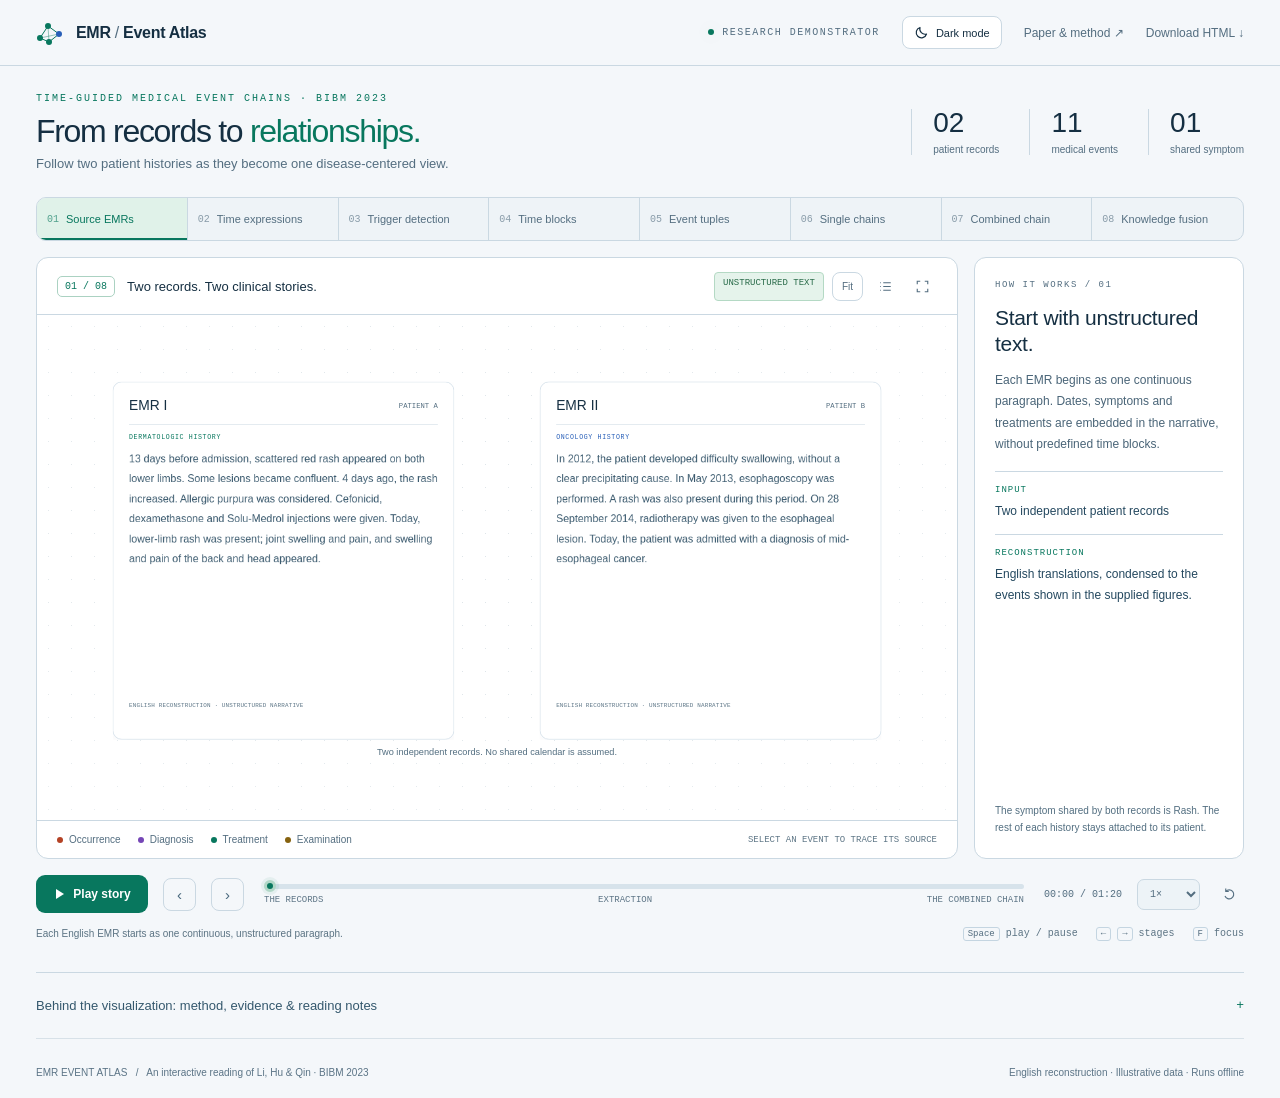
<file: web/reference/emr-event-atlas.html>
<!DOCTYPE html>
<html lang="en" data-theme="light">
<head>
<meta charset="UTF-8">
<meta name="viewport" content="width=device-width,initial-scale=1">
<meta name="description" content="Explore how two electronic medical records become a time-guided combined medical event chain. An interactive reconstruction of the BIBM 2023 paper.">
<meta name="theme-color" content="#f4f7fa">
<title>EMR Event Atlas | From records to relationships</title>
<style>
:root{color-scheme:dark;--bg:var(--paint-0b1218);--panel:var(--paint-101b24);--line:var(--paint-23333e);--text:var(--paint-edf4f5);--muted:var(--paint-8fa5b3);--teal:var(--paint-74e2c3);--blue:var(--paint-8bbcff);--coral:var(--paint-ffa48c);--violet:var(--paint-c2a6f9);--gold:var(--paint-efd593);--mono:Consolas,"SFMono-Regular",monospace;--sans:"Segoe UI",Arial,sans-serif}
*{box-sizing:border-box}body{margin:0;background:var(--bg);color:var(--text);font-family:var(--sans);font-size:14px}button,a,input,select{-webkit-tap-highlight-color:transparent}button,select{font:inherit}button{cursor:pointer}button:focus-visible,a:focus-visible,select:focus-visible,input:focus-visible{outline:2px solid var(--teal);outline-offset:5px}button{color:inherit;background:transparent;border:1px solid var(--line);border-radius:8px}button:hover{background:var(--paint-1d303c)}a{color:var(--teal);text-underline-offset:4px}::selection{background:var(--paint-3d786c);color:var(--paint-fff)}header{border-bottom:1px solid var(--line);height:66px;display:flex;align-items:center;justify-content:space-between;padding:0 36px}.brand{display:flex;align-items:center;gap:12px;font-size:16px;font-weight:650;letter-spacing:-.3px}.brand svg{width:28px;height:28px}.brand span em{font-style:normal;color:var(--muted);font-weight:400}.toplinks{display:flex;gap:22px;align-items:center;font-size:12px}.toplinks button{border:0;color:var(--muted);padding:7px 0}.edition{color:var(--muted);font-family:var(--mono);font-size:10px;letter-spacing:1.5px}.statusdot{display:inline-block;width:6px;height:6px;background:var(--teal);border-radius:50%;margin-right:8px;box-shadow:0 0 15px var(--paint-74e2c344)}.app{max-width:1850px;margin:auto;padding:27px 36px 20px}.hero{display:flex;justify-content:space-between;align-items:center;margin-bottom:26px;gap:20px}.eyebrow{font-family:var(--mono);font-size:10px;letter-spacing:2px;color:var(--teal);text-transform:uppercase;margin:0 0 10px}.hero h1{font-size:clamp(26px,2.5vw,40px);letter-spacing:-1.3px;font-weight:450;margin:0 0 7px;line-height:1.1}.hero h1 span{color:var(--teal)}.hero p{margin:0;color:var(--muted);font-size:13px}.metrics{display:flex;gap:30px;flex-shrink:0}.metric{border-left:1px solid var(--line);padding-left:21px}.metric b{font-size:28px;font-weight:450;line-height:1}.metric small{display:block;font-size:10px;color:var(--muted);margin-top:7px}.chapters{display:grid;grid-template-columns:repeat(8,1fr);border:1px solid var(--line);border-radius:10px;overflow:hidden;margin-bottom:16px;background:var(--paint-0f1921)}.chapter{position:relative;border:0;border-right:1px solid var(--line);border-radius:0;display:flex;align-items:center;gap:7px;padding:15px 10px;text-align:left;color:var(--muted);font-size:11px;white-space:nowrap}.chapter:last-child{border-right:0}.chapter .num{font-family:var(--mono);font-size:10px;opacity:.65}.chapter.active{color:var(--teal);background:var(--paint-142b2b)}.chapter:after{content:"";position:absolute;bottom:0;left:0;height:2px;background:var(--teal);width:0;transition:width .4s}.chapter.active:after{width:100%}.chapter.past .num{color:var(--teal);opacity:1}.workspace{display:grid;grid-template-columns:minmax(0,1fr) 270px;gap:16px}.canvaspanel{background:var(--paint-0e1921);border:1px solid var(--line);border-radius:12px;overflow:hidden;min-width:0}.canvashead{height:57px;padding:0 20px;display:flex;align-items:center;justify-content:space-between;border-bottom:1px solid var(--line);gap:12px}.stagecaption{display:flex;align-items:center;gap:12px}.stagebadge{color:var(--teal);font-family:var(--mono);font-size:10px;border:1px solid var(--paint-30574e);border-radius:5px;padding:4px 7px}.stagecaption strong{font-size:13px;font-weight:500}.canvasactions{display:flex;gap:8px}.iconbtn{width:29px;height:29px;display:grid;place-items:center;border-color:transparent}.iconbtn svg{width:15px;height:15px;stroke:var(--muted);fill:none;stroke-width:1.5}.scene-scroll{overflow:auto;scrollbar-color:var(--paint-334750) var(--paint-101b24)}.scene{position:relative;height:505px;min-width:850px;background-image:radial-gradient(var(--paint-2d424b66) .7px,transparent .7px);background-size:23px 23px}.scene.fit{min-width:0!important;height:auto!important;aspect-ratio:1400/650}.canvasfit{font-size:10px;padding:4px 9px;color:var(--muted);height:29px}.scene:before{content:"";position:absolute;inset:0;pointer-events:none;background:radial-gradient(ellipse at 45% 45%,transparent 30%,var(--paint-0e192166))}#atlas{width:100%;height:100%;display:block;position:relative}svg text{font-family:var(--sans)}.record{background:var(--paint-121f29);border:1px solid var(--paint-30434f);border-radius:14px;padding:24px;height:100%;box-shadow:0 12px 36px var(--paint-0002)}.record .rhead{display:flex;justify-content:space-between;align-items:center;border-bottom:1px solid var(--paint-2a3b47);padding-bottom:16px;margin-bottom:14px}.record .rhead b{font-size:21px;font-weight:500}.record .rhead span{font:11px var(--mono);color:var(--muted)}.record .rsub{font:10px var(--mono);color:var(--teal);letter-spacing:1px}.record.patientB .rsub{color:var(--blue)}.block{font-size:16px;line-height:1.7;color:var(--paint-b7c7ce);padding:10px 12px;margin:7px -12px;border:1px solid transparent;border-radius:7px;transition:background .5s,border-color .5s}.block .time{font-weight:600;color:var(--paint-d8e7eb);border-radius:3px;transition:color .4s,background .4s}.timeview .block{background:var(--paint-172b31);border-color:var(--paint-31564f)}.timeview .patientB .block{background:var(--paint-172835);border-color:var(--paint-304b6a)}.timeview .time{background:var(--paint-79e5c322);color:var(--teal);padding:2px 3px}.timeview .patientB .time{color:var(--blue);background:var(--paint-8bbcff22)}.block .key{color:var(--paint-e1b6ab)}.rfoot{font:10px var(--mono);color:var(--paint-6e8796);margin-top:12px}.svg-note{font-size:14px;fill:var(--paint-7f99a7)}.label{font-family:var(--mono);font-size:12px;letter-spacing:1.6px;fill:var(--paint-91aab6)}.event{cursor:pointer;outline:0}.event .card{fill:var(--paint-152632);stroke:var(--paint-344d5b);stroke-width:1.2;transition:stroke .2s,fill .2s}.event:hover .card,.event:focus-visible .card{fill:var(--paint-1e3642);stroke:var(--paint-9ac6ca);stroke-width:2}.event.selected .card{stroke:var(--paint-f0d193);stroke-width:2.2;fill:var(--paint-25342f)}.event .id{font-family:var(--mono);font-size:10px;fill:var(--paint-7895a6)}.event .etime{font-family:var(--mono);font-size:11px;fill:var(--paint-9eb3bf)}.event .title{font-size:15px;font-weight:550;fill:var(--paint-e6eff2)}.event .sub{font-size:13px;fill:var(--paint-a1bac7)}.event .tag{font-family:var(--sans);font-size:14px;font-weight:700;letter-spacing:.35px;pointer-events:none}.edge{fill:none;stroke-width:1.8;stroke-linecap:round}.linkpulse{fill:var(--paint-b0f1db)}.legend{display:flex;align-items:center;flex-wrap:wrap;gap:17px;font-size:10px;color:var(--muted);padding:12px 20px;border-top:1px solid var(--line);min-height:38px}.legend span{display:flex;align-items:center;gap:6px}.legend i{width:6px;height:6px;border-radius:50%;background:var(--c)}.legend .last{margin-left:auto;color:var(--paint-667f8f);font-family:var(--mono);font-size:9px}.inspector{background:var(--paint-101b24);border:1px solid var(--line);border-radius:12px;padding:22px 20px;min-height:600px;display:flex;flex-direction:column}.inspector .labeltext{font:9px var(--mono);letter-spacing:1.5px;color:var(--muted);margin-bottom:15px}.inspector h2{font-size:21px;font-weight:500;line-height:1.25;letter-spacing:-.3px;margin:0 0 12px}.inspector p{font-size:12px;line-height:1.8;color:var(--paint-a3b7c3);margin:0 0 15px}.rule{padding:13px 0;border-top:1px solid var(--line)}.rule small{font:9px var(--mono);color:var(--teal);display:block;letter-spacing:1px;margin-bottom:6px}.rule span{display:block;font-size:12px;line-height:1.7;color:var(--paint-d2e0e6)}.inspector .subtle{color:var(--paint-718c9c);font-size:10px;line-height:1.7;margin-top:auto;padding-top:16px}.eventfields{margin:6px 0 18px}.field{padding:8px 0;border-bottom:1px solid var(--line)}.field dt{font:9px var(--mono);letter-spacing:1px;color:var(--muted);margin-bottom:6px}.field dd{margin:0;font-size:12px;line-height:1.55}.evidence{padding:12px;border-left:2px solid var(--gold);background:var(--paint-1c292b);font-size:11px;line-height:1.8;color:var(--paint-d0d9d4)}.tinybtn{font-size:10px;color:var(--muted);padding:6px 9px;margin:12px 0 4px;align-self:flex-start}.transport{padding:16px 0 10px;display:flex;align-items:center;gap:15px}.play{border:0;background:var(--teal);color:var(--paint-0b2724);border-radius:9px;min-width:112px;padding:12px 16px;font-size:12px;font-weight:650;display:flex;align-items:center;justify-content:center;gap:8px}.play:hover{background:var(--paint-9aefd8)}.play svg{width:12px;height:12px;fill:currentColor}.stepbtn{width:33px;height:33px;font-size:15px;color:var(--paint-b4c8d2)}.trackwrap{flex:1;position:relative;margin:0 5px}.tracklabels{display:flex;justify-content:space-between;font:9px var(--mono);color:var(--paint-6c8797);margin-top:6px}.track{width:100%;height:5px;border-radius:8px;appearance:none;background:linear-gradient(to right,var(--teal) var(--progress,0%),var(--paint-263945) var(--progress,0%));cursor:pointer;display:block;margin:0}.track::-webkit-slider-thumb{appearance:none;width:12px;height:12px;border-radius:50%;background:var(--paint-c1f7e5);border:3px solid var(--paint-315f56);box-shadow:0 0 0 3px var(--paint-74e2c311)}.track::-moz-range-thumb{width:10px;height:10px;border-radius:50%;background:var(--teal);border:2px solid var(--paint-315f56)}.clock{font:10px var(--mono);color:var(--muted);white-space:nowrap}select{background:var(--paint-111f28);border:1px solid var(--line);padding:8px;border-radius:7px;color:var(--muted);font:10px var(--mono)}.bottomline{font-size:10px;color:var(--paint-698493);display:flex;justify-content:space-between;gap:15px;padding-top:5px}.bottomline .keys{font-family:var(--mono)}kbd{font:9px var(--mono);border:1px solid var(--paint-2b3f4c);padding:1px 4px;border-radius:3px;color:var(--paint-93acba)}.details{margin-top:33px;border-top:1px solid var(--line);padding:25px 0 10px}.details summary{font-size:13px;color:var(--paint-bad0d9);cursor:pointer;list-style:none;display:flex;justify-content:space-between}.details summary:after{content:"+";font-family:var(--mono);color:var(--teal)}.details[open] summary:after{content:"-"}.researchgrid{display:grid;grid-template-columns:1.15fr 1fr 1fr;gap:35px;margin-top:25px}.researchgrid h3{font-size:12px;color:var(--paint-dae8ec);font-weight:500}.researchgrid p,.researchgrid li{color:var(--paint-8fa7b5);font-size:12px;line-height:1.9}.researchgrid ol{padding-left:18px}.model{font:10px var(--mono);padding:12px;background:var(--paint-121f28);border:1px solid var(--line);border-radius:6px;line-height:2;color:var(--paint-a7cccd)}footer{font-size:10px;color:var(--paint-627d8c);display:flex;justify-content:space-between;padding-top:28px;margin-top:15px;border-top:1px solid var(--paint-1c2a34)}dialog{border:1px solid var(--paint-3a525f);border-radius:15px;background:var(--paint-111e28);color:var(--text);padding:30px;max-width:820px;width:90%;max-height:88vh;box-shadow:0 40px 160px var(--paint-000b)}dialog::backdrop{background:var(--paint-02080ddc);backdrop-filter:blur(8px)}dialog h2{font-size:24px;font-weight:450;margin:0 0 10px}dialog p,dialog li{color:var(--paint-adc0cc);font-size:13px;line-height:1.8}dialog h3{font-size:14px;font-weight:500;color:var(--teal);margin-top:25px}dialog .close{float:right;width:30px;height:30px;font-size:20px}dialog .citation{font-size:12px;color:var(--paint-7e9cab)}.event-list{display:grid;grid-template-columns:1fr 1fr;gap:5px 15px}.event-list button{text-align:left;font-size:11px;padding:9px 11px;line-height:1.5}.event-list button span{font:9px var(--mono);color:var(--teal);margin-right:5px}.toast{position:fixed;bottom:25px;left:50%;transform:translate(-50%,15px);padding:12px 20px;background:var(--paint-24463e);border:1px solid var(--paint-477f6e);border-radius:8px;color:var(--paint-d9f8ed);font-size:12px;opacity:0;pointer-events:none;transition:.25s;z-index:100}.toast.show{opacity:1;transform:translate(-50%,0)}.chip{font:9px var(--mono);border:1px solid var(--paint-284136);color:var(--paint-9bd2b4);background:var(--paint-13271e);padding:5px 8px;border-radius:4px}.sr-only{position:absolute;width:1px;height:1px;padding:0;overflow:hidden;clip:rect(0,0,0,0);white-space:nowrap;border:0}body.focused header,body.focused .hero,body.focused .details,body.focused footer,body.focused .bottomline{display:none}body.focused .app{padding-top:20px}body.focused .scene{height:calc(100vh - 250px);min-height:450px}
.record-content{position:relative;height:374px;margin-top:12px}.raw-narrative{margin:0;font-size:16px;line-height:1.9;color:var(--paint-b7c7ce);will-change:opacity,transform}.raw-narrative .time,.raw-narrative .key{font-weight:400;color:inherit;background:transparent;padding:0}.raw-narrative .time{border-radius:3px;transition:color .45s,background .45s}.timeview .raw-narrative .time{color:var(--teal);background:var(--paint-79e5c322);padding:0}.timeview .patientB .raw-narrative .time{color:var(--blue);background:var(--paint-8bbcff22)}.time-blocks{position:absolute;inset:0;pointer-events:none}.time-blocks .block{opacity:0;will-change:transform,opacity}.record .rfoot{font-size:9px;letter-spacing:.25px}
@media(min-width:1650px){.scene{height:580px}.inspector{min-height:675px}.workspace{grid-template-columns:minmax(0,1fr) 295px}.inspector h2{font-size:23px}.inspector p,.rule span{font-size:13px}}
@media(max-width:1150px){.app{padding:22px}.hero h1{font-size:29px}.metrics{gap:15px}.metric{padding-left:15px}.workspace{grid-template-columns:minmax(0,1fr) 235px}.inspector{padding:20px 16px}.chapter{padding:15px 9px;gap:7px;font-size:10px}.scene{height:500px}.legend{gap:10px}.legend .last{display:none}header{padding:0 22px}.toplinks{gap:14px}.toplinks .edition{display:none}.inspector h2{font-size:19px}}
@media(max-width:880px){.workspace{grid-template-columns:1fr}.scene{height:470px}.inspector{min-height:0;padding:20px;display:block}.inspector h2{font-size:20px}.inspector .rule{display:inline-block;vertical-align:top;width:48%;padding-right:15px}.inspector .subtle{margin:0;padding-top:10px}.inspector p{font-size:13px}.chapters{overflow:auto;display:flex}.chapter{flex:1;min-width:130px}.metrics{display:none}.hero{margin-bottom:22px}.canvashead{padding:0 15px}.researchgrid{grid-template-columns:1fr}.tracklabels{display:none}.transport{gap:10px}.clock{display:none}.bottomline .keys{display:none}.legend{font-size:9px}body.focused .scene{height:55vh}.event-list{grid-template-columns:1fr}.inspector .eventfields{display:grid;grid-template-columns:1fr 1fr;gap:0 20px}}
@media(max-width:550px){.app{padding:20px 12px}header{height:58px;padding:0 15px}.brand{font-size:14px}.brand span em{display:none}.toplinks{gap:12px;font-size:10px}.hero h1{font-size:27px;letter-spacing:-1px}.hero p{font-size:11px;max-width:330px;line-height:1.6}.eyebrow{font-size:8px}.scene{min-width:930px;height:485px}.scene-scroll:after{content:"Scroll horizontally to explore the canvas";position:sticky;left:10px;color:var(--paint-6d8b9b);font-size:9px;display:block;height:25px;padding:5px 10px;background:var(--paint-0e1921)}.stagecaption strong{font-size:11px}.stagebadge{font-size:8px}.canvasactions .chip{display:none}.play{min-width:80px;padding:11px 10px}.stepbtn{width:27px}.transport{gap:7px}.legend{padding:12px;gap:12px}.legend span:nth-child(4){display:none}.bottomline{line-height:1.7}.bottomline>span:last-child{display:none}footer{gap:12px;line-height:1.8}.toplinks button{font-size:10px}.inspector .rule{width:100%}}
@media(prefers-reduced-motion:reduce){*{scroll-behavior:auto!important;transition:none!important}.linkpulse{display:none}}
:root{--paint-0b1218:#0b1218;--paint-101b24:#101b24;--paint-23333e:#23333e;--paint-edf4f5:#edf4f5;--paint-8fa5b3:#8fa5b3;--paint-74e2c3:#74e2c3;--paint-8bbcff:#8bbcff;--paint-ffa48c:#ffa48c;--paint-c2a6f9:#c2a6f9;--paint-efd593:#efd593;--paint-1d303c:#1d303c;--paint-3d786c:#3d786c;--paint-fff:#fff;--paint-74e2c344:#74e2c344;--paint-0f1921:#0f1921;--paint-142b2b:#142b2b;--paint-0e1921:#0e1921;--paint-30574e:#30574e;--paint-334750:#334750;--paint-2d424b66:#2d424b66;--paint-0e192166:#0e192166;--paint-121f29:#121f29;--paint-30434f:#30434f;--paint-0002:#0002;--paint-2a3b47:#2a3b47;--paint-b7c7ce:#b7c7ce;--paint-d8e7eb:#d8e7eb;--paint-172b31:#172b31;--paint-31564f:#31564f;--paint-172835:#172835;--paint-304b6a:#304b6a;--paint-79e5c322:#79e5c322;--paint-8bbcff22:#8bbcff22;--paint-e1b6ab:#e1b6ab;--paint-6e8796:#6e8796;--paint-7f99a7:#7f99a7;--paint-91aab6:#91aab6;--paint-152632:#152632;--paint-344d5b:#344d5b;--paint-1e3642:#1e3642;--paint-9ac6ca:#9ac6ca;--paint-f0d193:#f0d193;--paint-25342f:#25342f;--paint-7895a6:#7895a6;--paint-9eb3bf:#9eb3bf;--paint-e6eff2:#e6eff2;--paint-a1bac7:#a1bac7;--paint-b0f1db:#b0f1db;--paint-667f8f:#667f8f;--paint-a3b7c3:#a3b7c3;--paint-d2e0e6:#d2e0e6;--paint-718c9c:#718c9c;--paint-1c292b:#1c292b;--paint-d0d9d4:#d0d9d4;--paint-0b2724:#0b2724;--paint-9aefd8:#9aefd8;--paint-b4c8d2:#b4c8d2;--paint-6c8797:#6c8797;--paint-263945:#263945;--paint-c1f7e5:#c1f7e5;--paint-315f56:#315f56;--paint-74e2c311:#74e2c311;--paint-111f28:#111f28;--paint-698493:#698493;--paint-2b3f4c:#2b3f4c;--paint-93acba:#93acba;--paint-bad0d9:#bad0d9;--paint-dae8ec:#dae8ec;--paint-8fa7b5:#8fa7b5;--paint-121f28:#121f28;--paint-a7cccd:#a7cccd;--paint-627d8c:#627d8c;--paint-1c2a34:#1c2a34;--paint-3a525f:#3a525f;--paint-111e28:#111e28;--paint-000b:#000b;--paint-02080ddc:#02080ddc;--paint-adc0cc:#adc0cc;--paint-7e9cab:#7e9cab;--paint-24463e:#24463e;--paint-477f6e:#477f6e;--paint-d9f8ed:#d9f8ed;--paint-284136:#284136;--paint-9bd2b4:#9bd2b4;--paint-13271e:#13271e;--paint-6d8b9b:#6d8b9b;--paint-172e30:#172e30;--paint-2b5650:#2b5650;--paint-86d3bf:#86d3bf;--paint-102230:#102230;--paint-10262a:#10262a;--paint-223d52:#223d52;--paint-24433f:#24433f;--paint-728f9f:#728f9f;--paint-647f8f:#647f8f;--paint-365361:#365361;--paint-7c9baa:#7c9baa;--paint-59cdb4:#59cdb4;--paint-173b36:#173b36;--paint-65ccb0:#65ccb0;--paint-84b9aa:#84b9aa;--paint-b9f3df:#b9f3df;--paint-669e90:#669e90;--paint-5c7184:#5c7184;--paint-172b39:#172b39;--paint-6e91a5:#6e91a5;--paint-f5b39d:#f5b39d;--paint-7e9aaa:#7e9aaa;}
:root[data-theme="light"]{color-scheme:light;--paint-0b1218:#f4f7fa;--paint-101b24:#ffffff;--paint-23333e:#cad8e2;--paint-edf4f5:#152f42;--paint-8fa5b3:#546e80;--paint-74e2c3:#08775e;--paint-8bbcff:#285fb8;--paint-ffa48c:#b44225;--paint-c2a6f9:#7546b6;--paint-efd593:#86620f;--paint-1d303c:#e4edf3;--paint-3d786c:#bce8d8;--paint-fff:#163d32;--paint-74e2c344:#08775e22;--paint-0f1921:#eef3f7;--paint-142b2b:#e0f2e9;--paint-0e1921:#ffffff;--paint-30574e:#abd2c2;--paint-334750:#a4bac8;--paint-2d424b66:#92a8b74d;--paint-0e192166:#ffffff66;--paint-121f29:#ffffff;--paint-30434f:#c8d8e4;--paint-0002:#1634470a;--paint-2a3b47:#d6e1e8;--paint-b7c7ce:#3c5b6f;--paint-d8e7eb:#254b60;--paint-172b31:#e8f5ef;--paint-31564f:#b4d8c7;--paint-172835:#eaf2fc;--paint-304b6a:#b3cce5;--paint-79e5c322:#08775e14;--paint-8bbcff22:#285fb814;--paint-e1b6ab:#a2462e;--paint-6e8796:#5b7485;--paint-7f99a7:#536e80;--paint-91aab6:#516c7f;--paint-152632:#ffffff;--paint-344d5b:#bfd1df;--paint-1e3642:#f0f7fb;--paint-9ac6ca:#438094;--paint-f0d193:#a17214;--paint-25342f:#fff7df;--paint-7895a6:#5b7385;--paint-9eb3bf:#506b7c;--paint-e6eff2:#19394e;--paint-a1bac7:#4e697d;--paint-b0f1db:#08775e;--paint-667f8f:#5d7585;--paint-a3b7c3:#4a6578;--paint-d2e0e6:#24485f;--paint-718c9c:#526e80;--paint-1c292b:#fff8e6;--paint-d0d9d4:#655229;--paint-0b2724:#ffffff;--paint-9aefd8:#09634f;--paint-b4c8d2:#48687d;--paint-6c8797:#5c7485;--paint-263945:#d7e3eb;--paint-c1f7e5:#08775e;--paint-315f56:#b1d7c7;--paint-74e2c311:#08775e11;--paint-111f28:#edf3f7;--paint-698493:#5b7383;--paint-2b3f4c:#c4d5e1;--paint-93acba:#526c7e;--paint-bad0d9:#34586d;--paint-dae8ec:#24475b;--paint-8fa7b5:#536e80;--paint-121f28:#eef4f7;--paint-a7cccd:#345f6a;--paint-627d8c:#5b7486;--paint-1c2a34:#d7e1e8;--paint-3a525f:#bdcfdd;--paint-111e28:#ffffff;--paint-000b:#16344726;--paint-02080ddc:#dce6efdc;--paint-adc0cc:#48667a;--paint-7e9cab:#536f83;--paint-24463e:#e1f2e9;--paint-477f6e:#87b8a2;--paint-d9f8ed:#235e48;--paint-284136:#b4d9c4;--paint-9bd2b4:#286a48;--paint-13271e:#e5f3eb;--paint-6d8b9b:#587488;--paint-172e30:#e3f3ed;--paint-2b5650:#a9d3c3;--paint-86d3bf:#21634e;--paint-102230:#eef4fc;--paint-10262a:#eef8f4;--paint-223d52:#c3d6e8;--paint-24433f:#bfdccd;--paint-728f9f:#567285;--paint-647f8f:#5a7384;--paint-365361:#bacfdd;--paint-7c9baa:#536e80;--paint-59cdb4:#4eb894;--paint-173b36:#d9f2e7;--paint-65ccb0:#409779;--paint-84b9aa:#376c5b;--paint-b9f3df:#0b6046;--paint-669e90:#3d705f;--paint-5c7184:#8098ad;--paint-172b39:#eff5fa;--paint-6e91a5:#53748e;--paint-f5b39d:#b44225;--paint-7e9aaa:#536f83;}

.toplinks .theme-toggle{display:inline-flex;align-items:center;gap:7px;padding:8px 11px;border:1px solid var(--line);border-radius:8px;background:var(--panel);color:var(--text);font-size:11px;white-space:nowrap}.theme-toggle svg{width:15px;height:15px;fill:none;stroke:currentColor;stroke-width:1.6;stroke-linecap:round;stroke-linejoin:round}.theme-toggle:hover{border-color:var(--teal)}.trigger-label{letter-spacing:.7px;pointer-events:none}.trigger{letter-spacing:-.25px;pointer-events:none}
@media(max-width:700px){.theme-label{display:none}.toplinks .theme-toggle{padding:8px}.toplinks{gap:12px}}
@media(max-width:420px){header{height:auto;min-height:58px;flex-wrap:wrap;gap:8px;padding-top:10px;padding-bottom:10px}.toplinks{gap:10px}}
.record{--record-accent:var(--teal)}.record.patientB{--record-accent:var(--blue)}
.raw-narrative .time,.timeview .raw-narrative .time,.timeview .patientB .raw-narrative .time{font-weight:inherit;padding:0;color:color-mix(in srgb,var(--paint-b7c7ce) calc((1 - var(--time-hit,0))*100%),var(--record-accent));background:color-mix(in srgb,var(--record-accent) calc(var(--time-hit,0)*18%),transparent);border-radius:3px;-webkit-box-decoration-break:clone;box-decoration-break:clone;transition:none}
.trigger-mention{color:color-mix(in srgb,var(--paint-b7c7ce) calc((1 - var(--trigger-hit,0))*100%),var(--violet));background:color-mix(in srgb,var(--violet) calc(var(--trigger-hit,0)*17%),transparent);border-radius:3px;-webkit-box-decoration-break:clone;box-decoration-break:clone;text-decoration:underline;text-decoration-color:color-mix(in srgb,var(--violet) calc(var(--trigger-hit,0)*70%),transparent);text-underline-offset:3px}
@media(max-width:550px){#entityLegend{gap:9px}#entityLegend .last{display:none}}
</style>
</head>
<body>
<header><div class="brand"><svg viewBox="0 0 28 28" fill="none" aria-hidden="true"><path d="M4 19L12 7L23 15L13 23L4 19Z" stroke="var(--paint-74e2c3)"/><path d="M12 7L13 23M4 19L23 15" stroke="var(--paint-74e2c3)" opacity=".4"/><circle cx="12" cy="7" r="3" fill="var(--paint-74e2c3)"/><circle cx="23" cy="15" r="3" fill="var(--paint-8bbcff)"/><circle cx="13" cy="23" r="3" fill="var(--paint-74e2c3)"/><circle cx="4" cy="19" r="3" fill="var(--paint-74e2c3)"/></svg><span>EMR <em>/</em> Event Atlas</span></div><div class="toplinks"><span class="edition"><i class="statusdot"></i>RESEARCH DEMONSTRATOR</span><button id="themeBtn" class="theme-toggle" type="button" aria-label="Switch to dark mode" aria-pressed="false"><svg viewBox="0 0 20 20" aria-hidden="true"><path d="M16.7 12A7 7 0 0 1 8 3.3 7 7 0 1 0 16.7 12Z"/></svg><span class="theme-label">Dark mode</span></button><button id="paperBtn">Paper & method ↗</button><button id="downloadBtn">Download HTML ↓</button></div></header>
<main class="app" id="app">
<section class="hero"><div><div class="eyebrow">Time-guided medical event chains · BIBM 2023</div><h1>From records to <span>relationships.</span></h1><p>Follow two patient histories as they become one disease-centered view.</p></div><div class="metrics"><div class="metric"><b>02</b><small>patient records</small></div><div class="metric"><b>11</b><small>medical events</small></div><div class="metric"><b>01</b><small>shared symptom</small></div></div></section>
<nav class="chapters" aria-label="Construction stages" id="chapters"></nav>
<div class="workspace">
<section class="canvaspanel" aria-label="Animated medical event construction">
<div class="canvashead"><div class="stagecaption"><span class="stagebadge" id="stagebadge">01 / 08</span><strong id="stageTitle">Two records. Two clinical stories.</strong></div><div class="canvasactions"><span class="chip" id="stagechip">SOURCE RECORDS</span><button id="fitBtn" class="canvasfit" title="Fit the full diagram or restore readable size" aria-pressed="false">Fit</button><button id="allEventsBtn" class="iconbtn" aria-label="Browse all 11 events" title="Browse all events"><svg viewBox="0 0 20 20"><path d="M7 5H17M7 10H17M7 15H17M3 5H4M3 10H4M3 15H4"/></svg></button><button id="focusBtn" class="iconbtn" aria-label="Toggle presentation view" title="Presentation view (F)"><svg viewBox="0 0 20 20"><path d="M7 3H3V7M13 3H17V7M3 13V17H7M13 17H17V13"/></svg></button></div></div>
<div class="scene-scroll"><div class="scene" id="scene"><svg id="atlas" viewBox="0 0 1400 650" role="group" aria-label="Two electronic medical records transforming into combined event chains"><defs><marker id="arrowA" viewBox="0 0 8 8" refX="7" refY="4" markerWidth="6" markerHeight="6" orient="auto"><path d="M0 0L8 4L0 8" fill="none" stroke="var(--paint-74e2c3)" stroke-width="1.2"/></marker><marker id="arrowB" viewBox="0 0 8 8" refX="7" refY="4" markerWidth="6" markerHeight="6" orient="auto"><path d="M0 0L8 4L0 8" fill="none" stroke="var(--paint-8bbcff)" stroke-width="1.2"/></marker><filter id="hubGlow" x="-80%" y="-80%" width="260%" height="260%"><feGaussianBlur stdDeviation="13"/></filter><linearGradient id="scanGrad"><stop stop-color="var(--paint-74e2c3)" stop-opacity="0"/><stop offset=".5" stop-color="var(--paint-74e2c3)" stop-opacity=".6"/><stop offset="1" stop-color="var(--paint-74e2c3)" stop-opacity="0"/></linearGradient></defs><g id="lanes"></g><g id="edgeLayer"></g><g id="knowledgeLayer"></g><g id="recordLayer"></g><g id="modelLayer"></g><g id="eventLayer"></g><g id="hubLayer"></g><g id="annotationLayer"></g></svg></div></div>
<div class="legend" id="entityLegend" style="display:none"><span><i style="--c:var(--teal)"></i>Time expression · EMR I</span><span><i style="--c:var(--blue)"></i>Time expression · EMR II</span><span><i style="--c:var(--violet)"></i>Event trigger</span><span class="last">HIGHLIGHTS PRESERVE THE ORIGINAL TEXT FLOW</span></div><div class="legend" id="eventLegend"><span><i style="--c:var(--coral)"></i>Occurrence</span><span><i style="--c:var(--violet)"></i>Diagnosis</span><span><i style="--c:var(--teal)"></i>Treatment</span><span><i style="--c:var(--gold)"></i>Examination</span><span class="last">SELECT AN EVENT TO TRACE ITS SOURCE</span></div>
</section><aside class="inspector" id="inspector" aria-live="polite"></aside>
</div>
<div class="transport" aria-label="Animation controls"><button class="play" id="playBtn"><svg viewBox="0 0 12 12" aria-hidden="true"><path d="M3 1L11 6L3 11Z"/></svg><span>Play story</span></button><button class="stepbtn" id="prevBtn" title="Previous stage (Left arrow)" aria-label="Previous stage">‹</button><button class="stepbtn" id="nextBtn" title="Next stage (Right arrow)" aria-label="Next stage">›</button><div class="trackwrap"><input class="track" type="range" id="scrubber" min="0" max="80" step="0.01" value="0" aria-label="Story playback position in seconds"><div class="tracklabels"><span>THE RECORDS</span><span>EXTRACTION</span><span>THE COMBINED CHAIN</span></div></div><span class="clock" id="clock">00:00 / 01:20</span><select id="speed" aria-label="Playback speed"><option value="0.5">0.5×</option><option value="1" selected>1×</option><option value="1.5">1.5×</option><option value="2">2×</option></select><button class="iconbtn" id="replayBtn" title="Restart (R)" aria-label="Restart story"><svg viewBox="0 0 20 20"><path d="M5 6A6 6 0 1 1 4 12M5 2V6H9"/></svg></button></div>
<div class="bottomline"><span id="narration">Begin with the English reconstructions of the two supplied EMRs.</span><span class="keys"><kbd>Space</kbd> play / pause &nbsp; <kbd>←</kbd> <kbd>→</kbd> stages &nbsp; <kbd>F</kbd> focus</span></div>
<details class="details" id="researchDetails"><summary>Behind the visualization: method, evidence & reading notes</summary><div class="researchgrid"><article><div class="eyebrow">01 / The construction method</div><h3>Time first. Events second.</h3><ol><li>Extract temporal expressions with a UIE-based method, then split the record into time-associated blocks.</li><li>Detect event triggers with BERT + Bi-LSTM, enrich a three-sentence window with Bi-GRU context, and classify triggers with softmax.</li><li>Extract arguments using WordTag. Pair each event with its block's time expression.</li><li>Order each patient's events; use a shared disease or symptom to combine patient chains and connect to CMeKG.</li></ol><div class="model">Event = [Time, Trigger, Object, Type]<br>Record I → Chain I ↘<br>&nbsp;&nbsp;&nbsp;&nbsp;&nbsp;&nbsp;&nbsp;&nbsp;&nbsp;&nbsp;&nbsp;&nbsp;&nbsp;&nbsp;&nbsp;&nbsp; Rash → CMeKG<br>Record II → Chain II ↗</div></article><article><div class="eyebrow">02 / What the paper reports</div><h3>Separate evaluations, separate claims.</h3><p>The trigger detector is evaluated on MLEE: 2,608 samples, with 1,728 for training and 880 for testing. Table I reports P = 83.30, R = 81.90 and F = 81.60. These are the paper's reported values; the F value is not the harmonic mean of the displayed P and R.</p><p>For CCKS2020, the paper reports 1,050 EMRs, 4,450 temporal expressions, 1,050 individual chains and 325 combined chains. Its five event categories are Occurrence, Check, Diagnosis, Surgery and Treatment. This example contains four of them; Check is displayed here as Examination.</p><p>Table II reports decreasing extraction accuracy as the number of events per time block increases: 93% for one event and 46% for more than six. These figures do not measure the correctness of this hand-curated demonstration.</p></article><article><div class="eyebrow">03 / How to read this example</div><h3>One concept, multiple patient histories.</h3><p>This is a deterministic, browser-local reconstruction of the supplied figures, using English translations and condensed source excerpts. Time-expression and trigger highlights have separate presentation stages; trigger detection is previewed on the narrative, although the paper applies its model to time-associated blocks. It does not execute UIE, BERT, Bi-LSTM, Bi-GRU or WordTag.</p><p>Arrows express temporal progression within one record. Plain branch links express membership in a shared time block. Dashed links express shared-concept retrieval. Neither event order nor knowledge-graph adjacency establishes causality.</p><p>Each “Today” is local to its own record. Relative dates remain relative because admission dates are not supplied. A shared symptom groups complete patient histories without collapsing distinct patients or their events.</p><p>Source: Li, Hu & Qin, <em>A Time-Guided Method for Constructing Combined Medical Event Chains</em>, IEEE BIBM 2023, pp. 2027–2030. Construction: pp. 2027–2029; knowledge-graph fusion: Fig. 4, p. 2030. The additional supplied image is labeled Fig. 6.</p></article></div></details>
<footer><span>EMR EVENT ATLAS &nbsp; / &nbsp; An interactive reading of Li, Hu & Qin · BIBM 2023</span><span>English reconstruction · Illustrative data · Runs offline</span></footer>
</main>
<dialog id="paperDialog"><button class="close" aria-label="Close dialog">×</button><div class="eyebrow">Research source</div><h2>A Time-Guided Method for Constructing Combined Medical Event Chains</h2><p class="citation">Lishuang Li, Tianqi Hu, Xueyang Qin · IEEE BIBM 2023 · pp. 2027–2030</p><p>The paper's contribution is a disease- or symptom-centered organization of complete patient event histories. Time expressions establish the structure; event triggers and their arguments supply the clinical content. Chains from different patients connect through a common concept.</p><h3>Extraction architecture</h3><div class="model">Temporal expressions: UIE-based extraction<br>Trigger encoding: BERT → Bi-LSTM<br>Context: three neighboring sentences → Bi-GRU<br>Fusion: sentence representation + context representation → softmax<br>Arguments: WordTag<br>Representation: [Time, Trigger, Object, Type]</div><h3>Faithful reconstruction, explicit ambiguities</h3><ul><li>The two illustrated records yield six and five selected events, respectively. The English excerpts retain those events and omit irrelevant clinical detail.</li><li>The additional single-chain image labels the joint swelling/pain event as a symptom. The combined-chain figure labels that same event as Diagnosis. This demo uses Occurrence and records the discrepancy in its inspector.</li><li>“Allergic purpura” and the original brand “Solu-Medrol” are retained as translated source terms; drug and diagnosis labels are not additional clinical conclusions.</li><li>The knowledge-graph neighbors are reconstructed from the supplied figure: cryoglobulinemia, anaphylactic shock, normal saline and dexamethasone. The figure does not name their relation predicates; this demo uses untyped links.</li><li>The source figure groups rash with the May 2013 endoscopy block; the demo preserves that association without asserting that the examination caused the rash.</li></ul><p>This page visualizes a published research example. Clinical sequences and knowledge-graph links are shown as source material, not treatment advice.</p><button class="tinybtn" id="readMoreBtn">Open detailed reading notes ↓</button></dialog>
<dialog id="eventsDialog"><button class="close" aria-label="Close event list">×</button><div class="eyebrow">Source-preserving event index</div><h2>11 events. Two patient histories.</h2><p>Select an event to inspect its tuple and English source excerpt.</p><div class="event-list" id="eventList"></div></dialog>
<div class="toast" id="toast" role="status"></div>
<script>
'use strict';
const standaloneSource='<!DOCTYPE html>\n'+document.documentElement.outerHTML;
const $=s=>document.querySelector(s), NS='http://www.w3.org/2000/svg';

function applyTheme(theme,persist=false){
 const dark=theme==='dark';document.documentElement.dataset.theme=dark?'dark':'light';
 const label=dark?'Light mode':'Dark mode';const button=$('#themeBtn');
 button.setAttribute('aria-label','Switch to '+(dark?'light':'dark')+' mode');button.setAttribute('aria-pressed',dark);button.title='Switch to '+(dark?'light':'dark')+' mode';
 button.querySelector('.theme-label').textContent=label;
 button.querySelector('svg').innerHTML=dark?'<circle cx="10" cy="10" r="3.2"/><path d="M10 1V3M10 17V19M1 10H3M17 10H19M3.6 3.6L5 5M15 15L16.4 16.4M3.6 16.4L5 15M15 5L16.4 3.6"/>':'<path d="M16.7 12A7 7 0 0 1 8 3.3 7 7 0 1 0 16.7 12Z"/>';
 document.querySelector('meta[name="theme-color"]').content=dark?'#0b1218':'#f4f7fa';
 if(persist){try{localStorage.setItem('emr-event-atlas-theme',dark?'dark':'light')}catch{}}
}
try{applyTheme(localStorage.getItem('emr-event-atlas-theme')==='dark'?'dark':'light')}catch{applyTheme('light')}
$('#themeBtn').onclick=()=>applyTheme(document.documentElement.dataset.theme==='dark'?'light':'dark',true);
const color={Occurrence:'var(--paint-ffa48c)',Diagnosis:'var(--paint-c2a6f9)',Treatment:'var(--paint-74e2c3)',Examination:'var(--paint-efd593)'};
const stages=[
 {name:'Source EMRs',title:'Two records. Two clinical stories.',chip:'UNSTRUCTURED TEXT',head:'Start with unstructured text.',body:'Each EMR begins as one continuous paragraph. Dates, symptoms and treatments are embedded in the narrative, without predefined time blocks.',rules:[['INPUT','Two independent patient records'],['RECONSTRUCTION','English translations, condensed to the events shown in the supplied figures.']],note:'The symptom shared by both records is Rash. The rest of each history stays attached to its patient.',narration:'Each English EMR starts as one continuous, unstructured paragraph.'},
 {"name":"Time expressions","title":"Locate time expressions in the continuous text.","chip":"7 TIME EXPRESSIONS","head":"Find when things happened.","body":"Scan the unstructured narrative and identify temporal expressions. The text stays in one paragraph while each anchor is highlighted.","rules":[["EMR I / 3 ANCHORS","13 days before admission · 4 days ago · Today (I)"],["EMR II / 4 ANCHORS","2012 · May 2013 · 28 September 2014 · Today (II)"]],"note":"The paper uses UIE-based temporal extraction. Each “Today” belongs to its own record; relative dates remain relative.","narration":"Time expressions are located one by one. The paragraphs remain unstructured."},
 {"name":"Trigger detection","title":"Identify the words that signal a medical event.","chip":"11 TRIGGER MENTIONS","head":"Find what happened.","body":"Keep the time anchors visible and highlight the words that evoke events: appeared, increased, considered, given, developed, performed, present and diagnosis.","rules":[["TRIGGER WORDS","Purple highlights mark event-evoking language, with six mentions in EMR I and five in EMR II."],["EVENT OBJECTS","Rash, esophagoscopy and the drugs are arguments associated with those triggers."]],"note":"This view previews detections on the narrative for clarity. The paper’s trigger model operates on time-associated blocks. Tuple labels use normalized wording from the supplied figures.","narration":"Eleven trigger mentions are highlighted separately from their time expressions."},
 {name:'Time blocks',title:'Partition the annotated narrative into time blocks.',chip:'7 TIME BLOCKS',head:'Give every event a time anchor.',body:'Use the detected time anchors to split the continuous narrative into associated text blocks. Previously located time expressions and trigger mentions remain visible.',rules:[['EMR I','13 days before admission → 4 days ago → Today (I)'],['EMR II','2012 → May 2013 → 28 Sep 2014 → Today (II)']],note:'“Today” is record-local. Exact admission dates are not provided, so relative dates are preserved.',narration:'The annotated paragraphs unfold into seven time-associated text blocks.'},
 {name:'Event tuples',title:'Turn clinical language into structured events.',chip:'6 + 5 EVENTS',head:'Four fields, one medical event.',body:'Trigger detection and argument extraction turn each time block into structured event tuples. A block can produce more than one event.',rules:[['TUPLE SCHEMA','[Time, Trigger, Object, Type]'],['PAPER PIPELINE','BERT + Bi-LSTM → Bi-GRU context → softmax; WordTag extracts arguments.']],note:'These are curated tuples from the figures. The browser animates the method; it does not run the trained models.',narration:'Triggers and objects are paired with a time anchor to form 11 event tuples.'},
 {name:'Single chains',title:'Arrange events within each patient history.',chip:'2 SINGLE CHAINS',head:'Two timelines, with branches.',body:'Events follow the time order inside their own record. Multiple events assigned to one time expression stay in the same time group.',rules:[['HORIZONTAL ARROWS','Temporal progression within one patient'],['VERTICAL LINKS','Same time block; no finer order is asserted.']],note:'The diagram uses an ordinal layout. Horizontal distances do not encode elapsed time.',narration:'Time-ordered event groups form one chain per patient; shared-time events branch.'},
 {name:'Combined chain',title:'Connect the histories through a shared concept.',chip:'SHARED KEY: RASH',head:'Rash becomes the entry point.',body:'Both patient histories mention Rash. The paper groups their complete event chains around this common disease or symptom concept.',rules:[['MATCHING EVENTS','I-01, I-02, I-05 and II-03 contain Rash.'],['COMBINATION','Keep both chains, their patient identities, and all 11 events.']],note:'This is concept-based grouping. It does not equate the patients, merge their dates or connect one patient’s event to another patient’s event.',narration:'Rash retrieves both complete histories while preserving every event and patient identity.'},
 {name:'Knowledge fusion',title:'Enrich the knowledge graph with patient histories.',chip:'CMeKG + CHAINS',head:'Add the temporal dimension.',body:'The shared Rash concept connects the combined event chain to the existing CMeKG neighborhood shown in the paper.',rules:[['KNOWLEDGE GRAPH','Neighboring medical entities provide concept context.'],['EVENT CHAINS','Patient-specific events provide historical context.']],note:'Knowledge-graph edges are untyped in the source figure. Adjacency does not establish a cause, diagnosis or recommended treatment.',narration:'The final view combines the Rash knowledge neighborhood with two intact event chains.'}
];
const TOTAL_DURATION=stages.length*10;
function formatClock(seconds){return String(Math.floor(seconds/60)).padStart(2,'0')+':'+String(Math.floor(seconds)%60).padStart(2,'0')}
// Retain the original graph animation timeline after inserting two reading stages.
function graphTime(storyTime){return storyTime<10?storyTime:storyTime<30?9:storyTime-20}
const blocks=[
 {id:'A0',p:'I',time:'13 days before admission',html:'<span class="time">13 days before admission</span>, scattered red <span class="key">rash</span> <span class="trigger-mention" data-event="I-01">appeared</span> on both lower limbs. Some lesions became confluent.'},
 {id:'A1',p:'I',time:'4 days ago',html:'<span class="time">4 days ago</span>, the <span class="key">rash <span class="trigger-mention" data-event="I-02">increased</span></span>. Allergic purpura <span class="trigger-mention" data-event="I-03">was considered</span>. Cefonicid, dexamethasone and Solu-Medrol injections <span class="trigger-mention" data-event="I-04">were given</span>.'},
 {id:'A2',p:'I',time:'Today (I)',html:'<span class="time">Today</span>, lower-limb <span class="key">rash</span> <span class="trigger-mention" data-event="I-05">was present</span>; joint swelling and pain, and swelling and pain of the back and head <span class="trigger-mention" data-event="I-06">appeared</span>.'},
 {id:'B0',p:'II',time:'2012',html:'In <span class="time">2012</span>, the patient <span class="trigger-mention" data-event="II-01">developed</span> difficulty swallowing, without a clear precipitating cause.'},
 {id:'B1',p:'II',time:'May 2013',html:'In <span class="time">May 2013</span>, esophagoscopy <span class="trigger-mention" data-event="II-02">was performed</span>. A <span class="key">rash</span> <span class="trigger-mention" data-event="II-03">was also present</span> during this period.'},
 {id:'B2',p:'II',time:'28 Sep 2014',html:'On <span class="time">28 September 2014</span>, radiotherapy <span class="trigger-mention" data-event="II-04">was given</span> to the esophageal lesion.'},
 {id:'B3',p:'II',time:'Today (II)',html:'<span class="time">Today</span>, the patient was admitted with a <span class="trigger-mention" data-event="II-05">diagnosis</span> of mid-esophageal cancer.'}
];
const events=[
 {id:'I-01',p:'I',block:'A0',time:'13 days before admission',shortTime:'13 days pre-admission',trigger:'Appeared',object:'Scattered red rash on both lower limbs',title:['Lower-limb rash'],type:'Occurrence',rash:true,source:'13 days before admission, scattered red rash appeared on both lower limbs.'},
 {id:'I-02',p:'I',block:'A1',time:'4 days ago',shortTime:'4 days ago',trigger:'Appeared / increased',object:'Increased rash',title:['Rash increased'],type:'Occurrence',rash:true,source:'4 days ago, the rash increased.'},
 {id:'I-03',p:'I',block:'A1',time:'4 days ago',shortTime:'4 days ago',trigger:'Considered',object:'Allergic purpura',title:['Allergic purpura'],type:'Diagnosis',source:'4 days ago, allergic purpura was considered.',note:'“Considered” indicates a suspected diagnosis in the source, not a confirmed diagnosis.'},
 {id:'I-04',p:'I',block:'A1',time:'4 days ago',shortTime:'4 days ago',trigger:'Given',object:'Cefonicid, dexamethasone and Solu-Medrol injections',title:['Cefonicid + steroids'],type:'Treatment',source:'4 days ago, cefonicid, dexamethasone and Solu-Medrol injections were given.',note:'The compact label summarizes all three drugs. The original brand Solu-Medrol is retained in the full tuple.'},
 {id:'I-05',p:'I',block:'A2',time:'Today (record I)',shortTime:'Today · record I',trigger:'Appeared / present',object:'Rash on both lower limbs',title:['Lower-limb rash'],type:'Occurrence',rash:true,source:'Today, rash on both lower limbs was present.'},
 {id:'I-06',p:'I',block:'A2',time:'Today (record I)',shortTime:'Today · record I',trigger:'Appeared',object:'Joint swelling and pain; swelling and pain of the back and head',title:['Joint, back & head','swelling / pain'],type:'Occurrence',source:'Today, joint swelling and pain, and swelling and pain of the back and head appeared.',note:'Figure discrepancy: the supplied single-chain image labels this a symptom; the combined-chain figure labels it Diagnosis. This demo uses Occurrence.'},
 {id:'II-01',p:'II',block:'B0',time:'2012',shortTime:'2012',trigger:'Appeared',object:'Difficulty swallowing (dysphagia)',title:['Difficulty swallowing'],type:'Occurrence',source:'In 2012, the patient developed difficulty swallowing.'},
 {id:'II-02',p:'II',block:'B1',time:'May 2013',shortTime:'May 2013',trigger:'Performed',object:'Esophagoscopy',title:['Esophagoscopy'],type:'Examination',source:'In May 2013, esophagoscopy was performed.',note:'Examination corresponds to “Check” in the paper’s five-category taxonomy.'},
 {id:'II-03',p:'II',block:'B1',time:'May 2013',shortTime:'May 2013',trigger:'Appeared',object:'Rash',title:['Rash'],type:'Occurrence',rash:true,source:'The supplied event-chain image assigns rash to the May 2013 time block.',note:'The small source EMR image does not clearly expose this clause. The tuple follows the explicit event labels in both supplied diagrams; causation by esophagoscopy is not asserted.'},
 {id:'II-04',p:'II',block:'B2',time:'28 September 2014',shortTime:'28 Sep 2014',trigger:'Given',object:'Radiotherapy to the esophageal lesion',title:['Esophageal lesion','radiotherapy'],type:'Treatment',source:'On 28 September 2014, radiotherapy was given to the esophageal lesion.'},
 {id:'II-05',p:'II',block:'B3',time:'Today (record II)',shortTime:'Today · record II',trigger:'Diagnosed',object:'Mid-esophageal cancer',title:['Mid-esophageal','cancer'],type:'Diagnosis',source:'Today, the patient was admitted with a diagnosis of mid-esophageal cancer.',note:'This “Today” belongs to record II. It is not aligned to record I’s “Today”.'}
];
function svg(tag,attrs={},parent){const el=document.createElementNS(NS,tag);Object.entries(attrs).forEach(([k,v])=>el.setAttribute(k,v));if(parent)parent.append(el);return el;}
function txt(parent,x,y,t,attrs={}){const el=svg('text',{x,y,...attrs},parent);el.textContent=t;return el;}
function clamp(v,a=0,b=1){return Math.max(a,Math.min(b,v))}function smooth(v){v=clamp(v);return v*v*(3-2*v)}function mix(a,b,t){return a+(b-a)*t}
function fadeIn(t,a,b){return smooth((t-a)/(b-a))}function windowOpacity(t,a,b,c,d){return fadeIn(t,a,b)*(1-fadeIn(t,c,d))}
let time=0,playing=false,speed=1,selected=null,currentStage=-1,last=0,jump=null;
const reduced=matchMedia('(prefers-reduced-motion: reduce)').matches;
const chapterEl=$('#chapters');stages.forEach((s,i)=>{const b=document.createElement('button');b.className='chapter';b.innerHTML='<span class="num">0'+(i+1)+'</span><span>'+s.name+'</span>';b.onclick=()=>go(i);chapterEl.append(b)});
// The same event elements are interpolated between layouts; they are never recreated during playback.
const nodes=events.map((e,i)=>{const g=svg('g',{class:'event',tabindex:'-1',role:'button','aria-label':e.id+': '+e.object+', '+e.time,'data-id':e.id},$('#eventLayer'));const r=svg('rect',{rx:11,class:'card'},g);const accent=svg('rect',{x:0,y:15,width:3,height:33,rx:1.5,fill:color[e.type]},g);const id=txt(g,14,20,e.id,{class:'id'});const tm=txt(g,14,37,e.shortTime,{class:'etime'});const line1=txt(g,14,57,e.title[0],{class:'title'});const line2=txt(g,14,76,e.title[1]||'',{class:'sub'});const tag=txt(g,14,94,e.type.toUpperCase(),{class:'tag',fill:color[e.type]});const triggerLabel=txt(g,270,23,'TRIGGER',{class:'trigger-label','font-size':16,'font-weight':600,fill:'var(--paint-9eb3bf)'});const trigger=txt(g,270,49,e.trigger,{class:'trigger','font-size':22,'font-weight':650,fill:'var(--paint-d2e0e6)'});const dot=svg('circle',{r:3,fill:'var(--paint-ffa48c)'},g);g.addEventListener('click',()=>selectEvent(i));g.addEventListener('keydown',ev=>{if(ev.key==='Enter'||ev.key===' '){ev.preventDefault();selectEvent(i)}});return {g,r,accent,id,tm,line1,line2,tag,triggerLabel,trigger,dot,pos:null};});
const recordGroups=['I','II'].map((p,idx)=>{const fo=svg('foreignObject',{x:idx?765:115,y:42,width:520,height:545},$('#recordLayer'));const card=document.createElement('div');card.setAttribute('xmlns','http://www.w3.org/1999/xhtml');card.className='record'+(idx?' patientB':'');const patientBlocks=blocks.filter(b=>b.p===p);card.innerHTML='<div class="rhead"><b>EMR '+p+'</b><span>PATIENT '+(idx?'B':'A')+'</span></div><div class="rsub">'+(idx?'ONCOLOGY HISTORY':'DERMATOLOGIC HISTORY')+'</div><div class="record-content"><p class="raw-narrative">'+patientBlocks.map(b=>'<span class="raw-section" data-source-block="'+b.id+'">'+b.html+'</span>').join(' ')+'</p><div class="time-blocks" aria-hidden="true">'+patientBlocks.map(b=>'<div class="block" data-block="'+b.id+'">'+b.html+'</div>').join('')+'</div></div><div class="rfoot">ENGLISH RECONSTRUCTION · UNSTRUCTURED NARRATIVE</div>';fo.append(card);return fo;});
const recordViews=[...$('#recordLayer').querySelectorAll('.record')].map(card=>({raw:card.querySelector('.raw-narrative'),sections:[...card.querySelectorAll('.raw-section')],segmented:card.querySelector('.time-blocks'),parts:[...card.querySelectorAll('.block')],footer:card.querySelector('.rfoot')}));
let timeMarkIndex=0;
recordViews.forEach(view=>{view.offsets=view.parts.map((part,i)=>view.sections[i].offsetTop-part.offsetTop);view.timeMarks=[...view.raw.querySelectorAll('.time')].map(el=>({el,index:timeMarkIndex++}));view.triggerMarks=[...view.raw.querySelectorAll('.trigger-mention')].map(el=>({el,index:events.findIndex(event=>event.id===el.dataset.event)}));});
function renderRecordSegmentation(t,storyTime){recordViews.forEach(view=>{const rawFade=fadeIn(t,10.9,11.9);view.raw.style.opacity=1-rawFade;view.raw.style.transform='translate3d(0,'+(-8*rawFade)+'px,0)';view.raw.setAttribute('aria-hidden',rawFade>.95);view.segmented.setAttribute('aria-hidden',t<11.3);view.parts.forEach((part,i)=>{const u=reduced?(t>=12?1:0):fadeIn(t,11+i*.15,12.5+i*.15);part.style.opacity=u;part.style.transform='translate3d(0,'+(view.offsets[i]*(1-u)).toFixed(2)+'px,0)';});view.timeMarks.forEach(({el,index})=>el.style.setProperty('--time-hit',reduced?(storyTime>=10?1:0):fadeIn(storyTime,10.4+index*.26,11.2+index*.26)));view.triggerMarks.forEach(({el,index})=>el.style.setProperty('--trigger-hit',reduced?(storyTime>=20?1:0):fadeIn(storyTime,20.4+index*.17,21.1+index*.17)));view.segmented.style.setProperty('--trigger-hit',storyTime>=20?'1':'0');view.footer.textContent='ENGLISH RECONSTRUCTION · '+(storyTime<10?'UNSTRUCTURED NARRATIVE':storyTime<20?view.timeMarks.length+' TIME EXPRESSIONS LOCATED':storyTime<30?view.triggerMarks.length+' EVENT TRIGGERS LOCATED':t<12?'ANNOTATED NARRATIVE':view.parts.length+' TIME-ANCHORED TEXT BLOCKS');});}
const recordNotes=svg('g',{},$('#recordLayer'));txt(recordNotes,700,610,'Two independent records. No shared calendar is assumed.',{'text-anchor':'middle',class:'svg-note'});
const triggerScanGradient=svg('linearGradient',{id:'triggerScanGrad'},$('#atlas defs'));[0,.5,1].forEach((offset,i)=>svg('stop',{offset,'stop-color':'var(--violet)','stop-opacity':i===1?.6:0},triggerScanGradient));
const scanner=svg('rect',{x:95,y:72,width:1210,height:2,fill:'url(#scanGrad)'},$('#recordLayer'));
const model=svg('g',{},$('#modelLayer'));svg('rect',{x:423,y:18,width:554,height:38,rx:19,fill:'var(--paint-172e30)',stroke:'var(--paint-2b5650)'},model);txt(model,700,42,'TIME  +  TRIGGER  +  OBJECT  +  TYPE',{'text-anchor':'middle','font-family':'Consolas,monospace','font-size':13,fill:'var(--paint-86d3bf)'});
const laneA=svg('g',{},$('#lanes')),laneB=svg('g',{},$('#lanes'));[laneA,laneB].forEach((l,i)=>{svg('rect',{x:30,y:i?378:54,width:1340,height:i?260:294,rx:14,fill:i?'var(--paint-102230)':'var(--paint-10262a)',stroke:i?'var(--paint-223d52)':'var(--paint-24433f)','stroke-dasharray':'3 8'},l);txt(l,53,i?406:82,'PATIENT '+(i?'B  /  EMR II':'A  /  EMR I'),{class:'label',fill:i?'var(--paint-8bbcff)':'var(--paint-74e2c3)'});});
const anno=$('#annotationLayer');const sameTime=svg('g',{},anno);txt(sameTime,700,365,'SAME TIME BLOCK · NO FINER ORDER ASSUMED',{'text-anchor':'middle','font-size':11,'font-family':'Consolas,monospace',fill:'var(--paint-728f9f)'});const ordNote=txt(anno,1370,635,'ORDINAL TIME · NOT TO SCALE',{'text-anchor':'end','font-size':10,'font-family':'Consolas,monospace',fill:'var(--paint-647f8f)'});
const extractedHeads=svg('g',{},anno);txt(extractedHeads,110,76,'EMR I / 6 EVENTS',{class:'label',fill:'var(--paint-74e2c3)'});txt(extractedHeads,760,76,'EMR II / 5 EVENTS',{class:'label',fill:'var(--paint-8bbcff)'});
const combinedBox=svg('rect',{x:380,y:40,width:1000,height:592,rx:15,fill:'none',stroke:'var(--paint-365361)','stroke-dasharray':'6 7'},$('#lanes'));const combinedLabel=txt(anno,885,642,'COMBINED EVENT CHAIN · TWO PATIENTS · 11 DISTINCT EVENTS',{'text-anchor':'middle','font-size':11,'font-family':'Consolas,monospace',fill:'var(--paint-7c9baa)'});
const combinedPatientLabels=svg('g',{},anno);txt(combinedPatientLabels,430,224,'PATIENT A / EMR I',{class:'label',fill:'var(--paint-74e2c3)'});txt(combinedPatientLabels,430,415,'PATIENT B / EMR II',{class:'label',fill:'var(--paint-8bbcff)'});
const hub=svg('g',{},$('#hubLayer'));svg('circle',{cx:0,cy:0,r:75,fill:'var(--paint-59cdb4)',opacity:.15,filter:'url(#hubGlow)'},hub);const halo=svg('circle',{r:67,fill:'none',stroke:'var(--paint-74e2c3)',opacity:.15},hub);svg('circle',{r:52,fill:'var(--paint-173b36)',stroke:'var(--paint-65ccb0)','stroke-width':1.5},hub);txt(hub,0,-8,'SHARED CONCEPT',{'text-anchor':'middle','font-size':8,'font-family':'Consolas,monospace',fill:'var(--paint-84b9aa)'});txt(hub,0,14,'Rash',{'text-anchor':'middle','font-size':27,fill:'var(--paint-b9f3df)','font-weight':500});txt(hub,0,85,'GROUPING KEY',{'text-anchor':'middle','font-size':9,'font-family':'Consolas,monospace',fill:'var(--paint-669e90)'});
const kgNodes=[{x:90,y:155,lines:['Cryoglobulinemia'],c:'var(--paint-8bbcff)'},{x:215,y:78,lines:['Anaphylactic','shock'],c:'var(--paint-8bbcff)'},{x:75,y:475,lines:['Normal saline'],c:'var(--paint-c2a6f9)'},{x:215,y:565,lines:['Dexamethasone'],c:'var(--paint-c2a6f9)'}];
const kg=svg('g',{},$('#knowledgeLayer'));const kgLinks=[];kgNodes.forEach(k=>{const path=svg('path',{class:'edge',stroke:'var(--paint-5c7184)','stroke-width':1.2},kg);kgLinks.push(path);const g=svg('g',{transform:'translate('+k.x+','+k.y+')'},kg);svg('rect',{x:-67,y:-25,width:134,height:50,rx:25,fill:'var(--paint-172b39)',stroke:k.c,'stroke-opacity':.4},g);k.lines.forEach((s,i)=>txt(g,0,k.lines.length>1?(-3+i*17):5,s,{'text-anchor':'middle','font-size':12,fill:k.c}));});txt(kg,170,630,'CMeKG NEIGHBORHOOD',{'text-anchor':'middle','font-size':10,'font-family':'Consolas,monospace',fill:'var(--paint-6e91a5)'});
const links=[{a:0,b:1,p:'I'},{a:1,b:4,p:'I'},{a:1,b:2,p:'I',same:true},{a:2,b:3,p:'I',same:true},{a:4,b:5,p:'I',same:true},{a:6,b:7,p:'II'},{a:7,b:9,p:'II'},{a:9,b:10,p:'II'},{a:7,b:8,p:'II',same:true}].map(l=>({...l,el:svg('path',{class:'edge',stroke:l.p==='I'?'var(--paint-74e2c3)':'var(--paint-8bbcff)','marker-end':l.same?'':'url(#arrow'+(l.p==='I'?'A':'B')+')'},$('#edgeLayer')),pulse:svg('circle',{r:2.6,class:'linkpulse'},$('#edgeLayer'))}));
const hubLinks=[0,6].map(i=>({i,el:svg('path',{class:'edge',stroke:i?'var(--paint-8bbcff)':'var(--paint-74e2c3)','stroke-dasharray':'5 7','stroke-width':1.5},$('#edgeLayer'))}));
const matchLinks=events.map((e,i)=>e.rash?{i,el:svg('path',{class:'edge',stroke:'var(--paint-f5b39d)','stroke-width':1,'stroke-dasharray':'2 7'},$('#edgeLayer'))}:null).filter(Boolean);
// Layouts: extraction list, individual timelines, concept-centered timelines, graph fusion.
const single=[ [100,254],[450,254],[450,157],[450,60],[800,254],[800,157],[100,445],[425,445],[425,540],[750,445],[1075,445] ];
const combined=[ [430,252],[760,252],[760,151],[760,50],[1090,252],[1090,151],[430,440],[665,440],[665,541],[900,440],[1135,440] ];
function atLayout(i,stage){const e=events[i],j=i<6?i:i-6;let pos,w,h;if(stage<=2){pos=[e.p==='I'?110:760,86+j*92];w=525;h=88;}else if(stage===3){pos=single[i];w=225;h=88;}else{pos=combined[i];w=i<6?245:220;h=88;}return {x:pos[0],y:pos[1],w,h};}
function positions(t){return events.map((e,i)=>{let a,b,u;if(t<24){a={...atLayout(i,2),y:150+(i<6?i:i-6)*38,w:450,h:68};b=atLayout(i,2);u=fadeIn(t,20+i*.08,23.5+i*.08)}else if(t<34){a=atLayout(i,2);b=atLayout(i,3);u=fadeIn(t,30+i*.035,33+i*.035)}else if(t<44){a=atLayout(i,3);b=atLayout(i,4);u=fadeIn(t,40+i*.025,43+i*.025)}else{a=atLayout(i,4);b=atLayout(i,5);u=fadeIn(t,50,53)}return {x:mix(a.x,b.x,u),y:mix(a.y,b.y,u),w:mix(a.w,b.w,u),h:mix(a.h,b.h,u)};});}
function linePath(a,b,same){if(same){const x=a.x+a.w/2,by=b.y>a.y?b.y:b.y+b.h,ay=b.y>a.y?a.y+a.h:a.y;return 'M'+x+','+ay+' C'+x+','+mix(ay,by,.5)+' '+(b.x+b.w/2)+','+mix(ay,by,.5)+' '+(b.x+b.w/2)+','+by;}const ax=a.x+a.w+4,ay=a.y+a.h/2,bx=b.x-7,by=b.y+b.h/2;return 'M'+ax+','+ay+' C'+mix(ax,bx,.5)+','+ay+' '+mix(ax,bx,.5)+','+by+' '+bx+','+by;}
function showInspector(stage){const s=stages[stage];$('#inspector').innerHTML='<div class="labeltext">HOW IT WORKS / 0'+(stage+1)+'</div><h2>'+s.head+'</h2><p>'+s.body+'</p>'+s.rules.map(r=>'<div class="rule"><small>'+r[0]+'</small><span>'+r[1]+'</span></div>').join('')+'<div class="subtle">'+s.note+'</div>';}
function selectEvent(i){selected=i;playing=false;updatePlay();nodes.forEach((n,j)=>n.g.classList.toggle('selected',i===j));const e=events[i];$('#inspector').innerHTML='<div class="labeltext">EVENT INSPECTOR / '+e.id+'</div><h2>'+e.title.join(' ')+'</h2><dl class="eventfields">'+[['PATIENT','EMR '+e.p],['TIME',e.time],['TRIGGER',e.trigger],['OBJECT',e.object],['TYPE',e.type]].map(([k,v])=>'<div class="field"><dt>'+k+'</dt><dd>'+v+'</dd></div>').join('')+'</dl><div class="evidence">'+e.source+'</div>'+(e.note?'<p style="font-size:10px;margin-top:12px">'+e.note+'</p>':'')+'<button class="tinybtn" id="backInspector">← Back to method</button><div class="subtle">Source: supplied '+(e.p==='I'?'EMR I':'EMR II')+' event-chain example. Full event identity is preserved.</div>';$('#backInspector').onclick=()=>{selected=null;nodes.forEach(n=>n.g.classList.remove('selected'));showInspector(currentStage)};}
function updateStage(stage){if(stage===currentStage)return;currentStage=stage;$('#stageTitle').textContent=stages[stage].title;$('#stagechip').textContent=stages[stage].chip;$('#stagebadge').textContent=String(stage+1).padStart(2,'0')+' / '+String(stages.length).padStart(2,'0');const entities=stage>=1&&stage<=3;$('#entityLegend').style.display=entities?'flex':'none';$('#eventLegend').style.display=entities?'none':'flex';$('#narration').textContent=stages[stage].narration;[...chapterEl.children].forEach((b,i)=>{b.classList.toggle('active',i===stage);b.classList.toggle('past',i<stage);b.setAttribute('aria-current',i===stage?'step':'false')});if(selected===null)showInspector(stage);}
function render(storyTime,now){const t=graphTime(storyTime);updateStage(Math.min(stages.length-1,Math.floor(storyTime/10)));const rOpacity=1-fadeIn(t,19.7,22);$('#recordLayer').setAttribute('opacity',rOpacity);$('#recordLayer').setAttribute('aria-hidden',rOpacity<.1);$('#recordLayer').style.pointerEvents=rOpacity>.5?'auto':'none';$('#recordLayer').classList.toggle('timeview',storyTime>=10);renderRecordSegmentation(t,storyTime);const scanning=storyTime>=10&&storyTime<30,scanPhase=storyTime<20?storyTime-10:storyTime-20;scanner.setAttribute('opacity',scanning?windowOpacity(scanPhase,0,1,7,9):0);scanner.setAttribute('fill',storyTime>=20?'url(#triggerScanGrad)':'url(#scanGrad)');scanner.setAttribute('y',83+clamp(scanPhase/9)*455);const eventOpacity=fadeIn(t,20,22.5);const pp=positions(t);nodes.forEach((n,i)=>{const p=pp[i],e=events[i];n.pos=p;n.g.setAttribute('transform','translate('+p.x.toFixed(2)+','+p.y.toFixed(2)+')');const o=eventOpacity*fadeIn(t,20+i*.11,21+i*.11);n.g.setAttribute('opacity',o);n.g.setAttribute('aria-hidden',o<.1);n.g.style.pointerEvents=o>.7?'auto':'none';n.g.setAttribute('tabindex',o>.7?'0':'-1');n.r.setAttribute('width',p.w);n.r.setAttribute('height',p.h);const compact=1-fadeIn(t,30,33);n.trigger.setAttribute('opacity',compact);n.triggerLabel.setAttribute('opacity',compact);n.trigger.setAttribute('aria-hidden',compact<.1);n.triggerLabel.setAttribute('aria-hidden',compact<.1);n.id.setAttribute('x',p.w-47);n.id.setAttribute('y',17);n.tm.setAttribute('y',18);n.tm.setAttribute('font-size',mix(10.5,12,compact));n.line1.setAttribute('y',mix(39,38,compact));n.line1.setAttribute('font-size',mix(14.5,17,compact));n.line2.setAttribute('y',mix(55,56,compact));n.tag.setAttribute('x',mix(14,p.w-170,compact));n.tag.setAttribute('y',p.h-8);n.dot.setAttribute('cx',p.w-14);n.dot.setAttribute('cy',p.h-15);n.dot.setAttribute('opacity',e.rash?fadeIn(t,40,43):0);});
const chainO=fadeIn(t,32,34);links.forEach((l,idx)=>{const d=linePath(pp[l.a],pp[l.b],l.same);l.el.setAttribute('d',d);l.el.setAttribute('opacity',chainO);l.pulse.setAttribute('opacity',playing&&!l.same?chainO*.65:0);if(chainO>.1&&playing&&!l.same){const z=(t*.16+idx*.21)%1;const ax=pp[l.a].x+pp[l.a].w,ay=pp[l.a].y+pp[l.a].h/2,bx=pp[l.b].x,by=pp[l.b].y+pp[l.b].h/2;l.pulse.setAttribute('cx',mix(ax,bx,z));l.pulse.setAttribute('cy',mix(ay,by,z));}});
const laneO=windowOpacity(t,31,34,40,43);laneA.setAttribute('opacity',laneO);laneB.setAttribute('opacity',laneO);sameTime.setAttribute('opacity',laneO);ordNote.setAttribute('opacity',chainO);extractedHeads.setAttribute('opacity',windowOpacity(t,21,23,30,32));model.setAttribute('opacity',windowOpacity(t,20,22,29,31));const comboO=fadeIn(t,41,44);combinedBox.setAttribute('opacity',comboO);combinedLabel.setAttribute('opacity',comboO);combinedPatientLabels.setAttribute('opacity',comboO);const hO=fadeIn(t,40.5,43.5);const hX=mix(205,260,fadeIn(t,50,53)),hY=325;hub.setAttribute('opacity',hO);hub.setAttribute('transform','translate('+hX+','+hY+')');halo.setAttribute('r',reduced?67:66+Math.sin(now/1800)*3);hubLinks.forEach(({i,el})=>{el.setAttribute('d','M'+(hX+48)+','+hY+' C'+(hX+125)+','+hY+' '+(pp[i].x-70)+','+(pp[i].y+pp[i].h/2)+' '+(pp[i].x-10)+','+(pp[i].y+pp[i].h/2));el.setAttribute('opacity',hO*.75)});
matchLinks.forEach(({i,el})=>{const p=pp[i];el.setAttribute('d','M'+(hX+40)+','+(hY-10)+' C'+(hX+85)+','+(hY-95)+' '+(p.x+p.w/2)+','+(p.y-25)+' '+(p.x+p.w/2)+','+(p.y-3));el.setAttribute('opacity',windowOpacity(t,43,45,48,50)*.33)});kg.setAttribute('opacity',fadeIn(t,50.7,54));kg.setAttribute('aria-hidden',t<51);hub.setAttribute('aria-hidden',hO<.1);laneA.setAttribute('aria-hidden',laneO<.1);laneB.setAttribute('aria-hidden',laneO<.1);model.setAttribute('aria-hidden',t<20||t>31);kgNodes.forEach((k,i)=>{kgLinks[i].setAttribute('d','M'+hX+','+hY+' Q'+mix(k.x,hX,.3)+','+mix(k.y,hY,.7)+' '+k.x+','+k.y)});
$('#scrubber').value=storyTime;$('#scrubber').style.setProperty('--progress',(storyTime/TOTAL_DURATION*100)+'%');$('#scrubber').setAttribute('aria-valuetext',stages[currentStage].name+', '+Math.floor(storyTime)+' seconds');$('#clock').textContent=formatClock(storyTime)+' / '+formatClock(TOTAL_DURATION);}
function updatePlay(){$('#playBtn').innerHTML=playing?'<svg viewBox="0 0 12 12" aria-hidden="true"><path d="M2 1H5V11H2ZM8 1H11V11H8Z"/></svg><span>Pause</span>':'<svg viewBox="0 0 12 12" aria-hidden="true"><path d="M3 1L11 6L3 11Z"/></svg><span>'+(time>=TOTAL_DURATION?'Replay':time>0?'Continue':'Play story')+'</span>';$('#playBtn').setAttribute('aria-label',playing?'Pause animation':'Play animation');}
function togglePlay(){jump=null;if(time>=TOTAL_DURATION)time=0;playing=!playing;updatePlay();}
function go(i){i=clamp(i,0,stages.length-1);selected=null;showInspector(Math.max(0,currentStage));nodes.forEach(n=>n.g.classList.remove('selected'));playing=false;updatePlay();const reveal=i>0&&i<=3&&time<i*10;if(reveal)time=i*10;const target=i*10+(i?4.3:1.1);if(reduced){time=target;jump=null;render(time,performance.now());}else jump={from:time,to:target,start:performance.now(),duration:reveal?1800:Math.min(1400,650+Math.abs(target-time)*15)};}
let lastRenderedTime=-1;
function tick(now){const dt=last?Math.min((now-last)/1000,.08):0;last=now;if(jump){const u=clamp((now-jump.start)/jump.duration);time=mix(jump.from,jump.to,smooth(u));if(u>=1){jump=null;updatePlay()}}else if(playing){time=Math.min(TOTAL_DURATION,time+dt*speed);if(time>=TOTAL_DURATION){playing=false;updatePlay()}}if(time!==lastRenderedTime||jump||playing){render(time,now);lastRenderedTime=time}requestAnimationFrame(tick)}
$('#fitBtn').onclick=()=>{const fitted=$('#scene').classList.toggle('fit');$('#fitBtn').setAttribute('aria-pressed',fitted);$('#fitBtn').textContent=fitted?'Zoom':'Fit';};
$('#playBtn').onclick=togglePlay;$('#prevBtn').onclick=()=>go(currentStage-1);$('#nextBtn').onclick=()=>go(currentStage+1);$('#replayBtn').onclick=()=>{selected=null;nodes.forEach(n=>n.g.classList.remove('selected'));time=0;jump=null;playing=true;updatePlay();showInspector(0)};$('#scrubber').addEventListener('input',e=>{jump=null;playing=false;time=+e.target.value;updatePlay();render(time,performance.now())});$('#speed').onchange=e=>speed=+e.target.value;
function toggleFocus(){document.body.classList.toggle('focused');$('#focusBtn').setAttribute('aria-pressed',document.body.classList.contains('focused'));}$('#focusBtn').onclick=toggleFocus;
function openDialog(d){playing=false;updatePlay();d.showModal()}$('#paperBtn').onclick=()=>openDialog($('#paperDialog'));$('#allEventsBtn').onclick=()=>openDialog($('#eventsDialog'));document.querySelectorAll('dialog .close').forEach(b=>b.onclick=()=>b.closest('dialog').close());document.querySelectorAll('dialog').forEach(d=>d.addEventListener('click',e=>{if(e.target===d){const r=d.getBoundingClientRect();if(e.clientX<r.left||e.clientX>r.right||e.clientY<r.top||e.clientY>r.bottom)d.close()}}));$('#readMoreBtn').onclick=()=>{$('#paperDialog').close();$('#researchDetails').open=true;$('#researchDetails').scrollIntoView({behavior:reduced?'auto':'smooth'})};
events.forEach((e,i)=>{const b=document.createElement('button');b.innerHTML='<span>'+e.id+'</span>'+e.title.join(' ')+'<br><small style="color:var(--paint-7e9aaa)">'+e.time+'</small>';b.onclick=()=>{$('#eventsDialog').close();jump=null;time=64.5;render(time,performance.now());selectEvent(i)};$('#eventList').append(b)});
function toast(s){$('#toast').textContent=s;$('#toast').classList.add('show');setTimeout(()=>$('#toast').classList.remove('show'),2600)}
$('#downloadBtn').onclick=()=>{const blob=new Blob([standaloneSource],{type:'text/html;charset=utf-8'});const a=document.createElement('a');a.href=URL.createObjectURL(blob);a.download='emr-event-atlas.html';a.click();setTimeout(()=>URL.revokeObjectURL(a.href),2000);toast('Standalone HTML downloaded. Open it in any modern browser.');};
document.addEventListener('keydown',e=>{if(document.querySelector('dialog[open]')||['INPUT','SELECT','TEXTAREA','BUTTON'].includes(document.activeElement.tagName))return;if(e.code==='Space'){e.preventDefault();togglePlay()}else if(e.key==='ArrowRight'){e.preventDefault();go(currentStage+1)}else if(e.key==='ArrowLeft'){e.preventDefault();go(currentStage-1)}else if(e.key.toLowerCase()==='r')$('#replayBtn').click();else if(e.key.toLowerCase()==='f')toggleFocus()});
document.addEventListener('visibilitychange',()=>{last=0});
render(0,0);updatePlay();requestAnimationFrame(tick);
</script>
</body>
</html>
</file>
